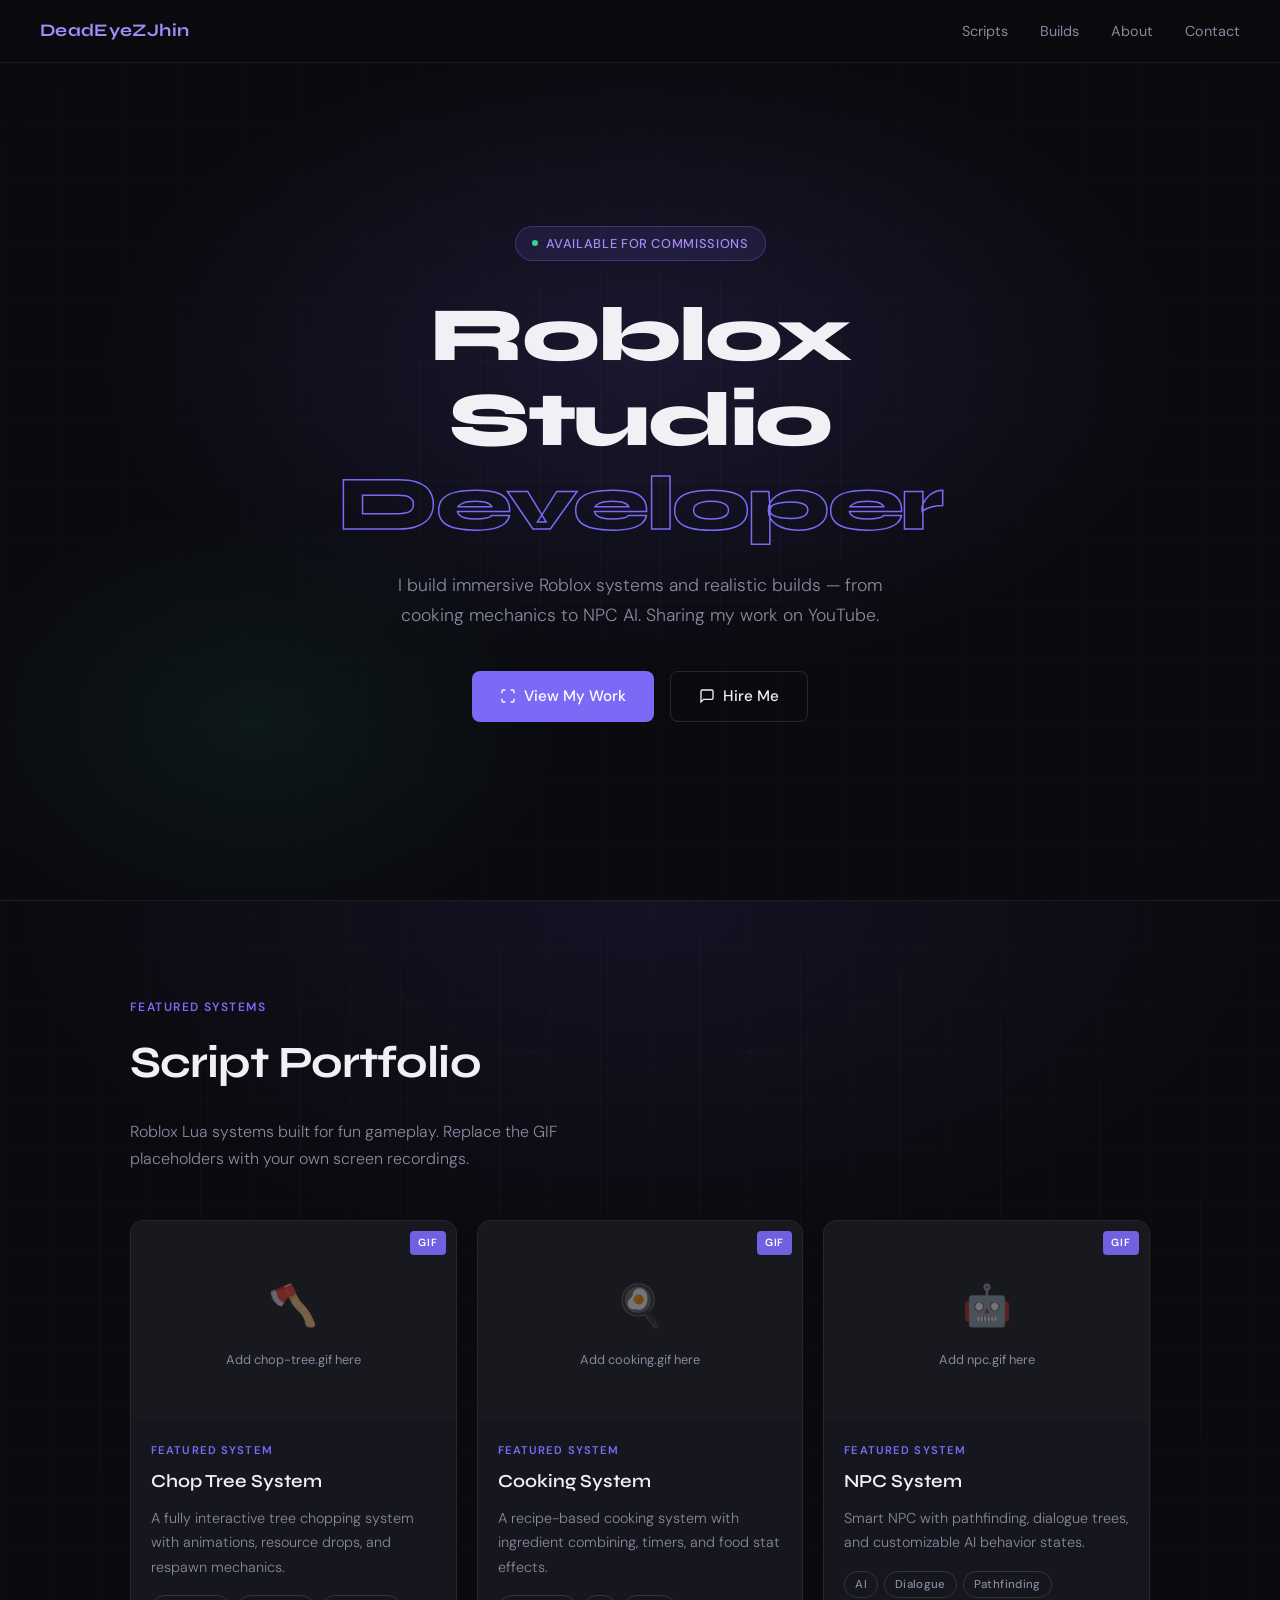
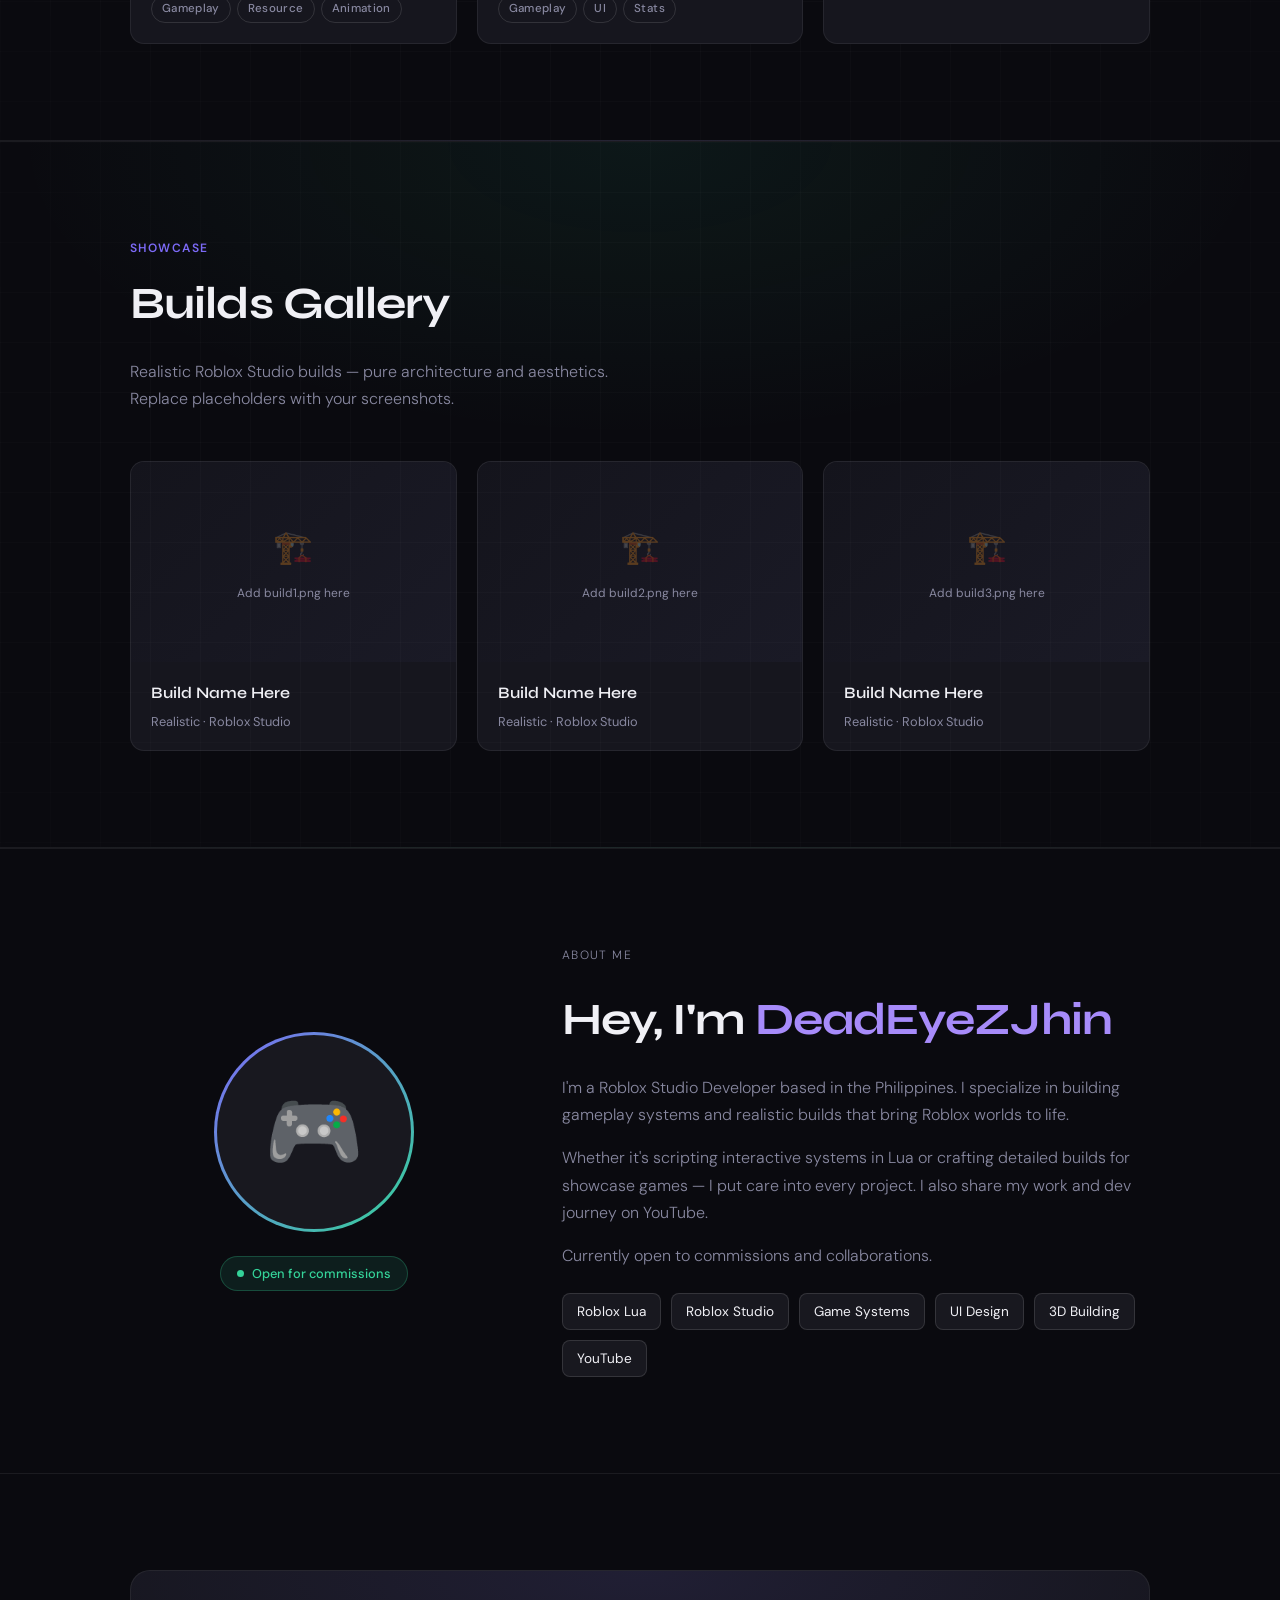
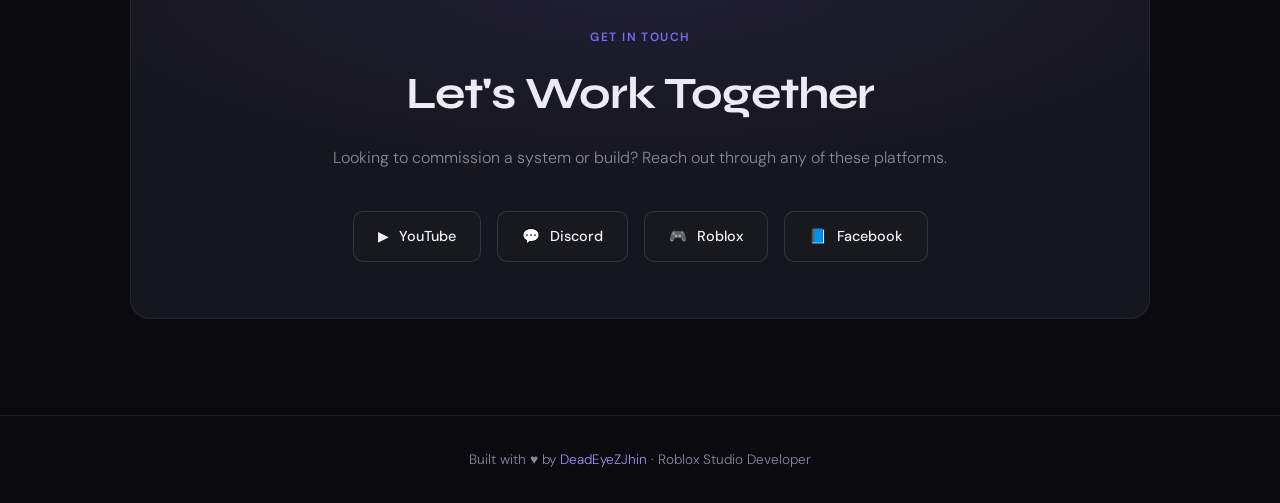
<file: index (1).html>
<!DOCTYPE html>
<html lang="en">
<head>
<meta charset="UTF-8">
<meta name="viewport" content="width=device-width, initial-scale=1.0">
<title>DeadEyeZJhin — Roblox Developer</title>
<link href="https://fonts.googleapis.com/css2?family=Syne:wght@400;600;700;800&family=DM+Sans:ital,wght@0,300;0,400;0,500;1,300&display=swap" rel="stylesheet">
<style>
  :root {
    --bg: #0a0a0f;
    --bg2: #111118;
    --bg3: #18181f;
    --card: #16161e;
    --border: rgba(255,255,255,0.07);
    --border2: rgba(255,255,255,0.12);
    --text: #f0f0f5;
    --muted: #8888a0;
    --accent: #7c6af7;
    --accent2: #a78bfa;
    --accent-glow: rgba(124,106,247,0.15);
    --green: #34d399;
  }

  * { margin: 0; padding: 0; box-sizing: border-box; }

  body {
    background: var(--bg);
    color: var(--text);
    font-family: 'DM Sans', sans-serif;
    font-size: 16px;
    line-height: 1.7;
    overflow-x: hidden;
  }

  ::-webkit-scrollbar { width: 6px; }
  ::-webkit-scrollbar-track { background: var(--bg); }
  ::-webkit-scrollbar-thumb { background: var(--accent); border-radius: 3px; }

  /* NAV */
  nav {
    position: fixed; top: 0; left: 0; right: 0;
    z-index: 100;
    display: flex; align-items: center; justify-content: space-between;
    padding: 1rem 2.5rem;
    background: rgba(10,10,15,0.85);
    backdrop-filter: blur(14px);
    border-bottom: 1px solid var(--border);
  }

  .nav-logo {
    font-family: 'Syne', sans-serif;
    font-size: 1.1rem;
    font-weight: 700;
    color: var(--accent2);
    text-decoration: none;
    letter-spacing: 0.02em;
  }

  .nav-links { display: flex; gap: 2rem; list-style: none; }
  .nav-links a {
    color: var(--muted);
    text-decoration: none;
    font-size: 0.9rem;
    font-weight: 400;
    transition: color 0.2s;
  }
  .nav-links a:hover { color: var(--text); }

  /* HERO — centered */
  .hero {
    min-height: 100vh;
    display: flex;
    align-items: center;
    justify-content: center;
    padding: 8rem 2.5rem 5rem;
    position: relative;
    overflow: hidden;
    text-align: center;
  }

  .hero-bg {
    position: absolute; inset: 0;
    background:
      radial-gradient(ellipse 60% 50% at 50% 40%, rgba(124,106,247,0.14) 0%, transparent 70%),
      radial-gradient(ellipse 40% 40% at 20% 80%, rgba(52,211,153,0.07) 0%, transparent 60%);
    pointer-events: none;
  }

  .hero-grid {
    position: absolute; inset: 0;
    background-image:
      linear-gradient(rgba(255,255,255,0.025) 1px, transparent 1px),
      linear-gradient(90deg, rgba(255,255,255,0.025) 1px, transparent 1px);
    background-size: 60px 60px;
    pointer-events: none;
    mask-image: radial-gradient(ellipse 80% 80% at 50% 50%, black, transparent);
  }

  .hero-content {
    position: relative;
    max-width: 750px;
    display: flex;
    flex-direction: column;
    align-items: center;
  }

  .hero-badge {
    display: inline-flex; align-items: center; gap: 8px;
    background: rgba(124,106,247,0.12);
    border: 1px solid rgba(124,106,247,0.3);
    border-radius: 100px;
    padding: 6px 16px;
    font-size: 0.8rem;
    color: var(--accent2);
    margin-bottom: 2rem;
    font-weight: 500;
    letter-spacing: 0.05em;
    text-transform: uppercase;
  }

  .hero-badge span {
    width: 6px; height: 6px;
    background: var(--green);
    border-radius: 50%;
    animation: pulse 2s infinite;
  }

  @keyframes pulse {
    0%, 100% { opacity: 1; transform: scale(1); }
    50% { opacity: 0.5; transform: scale(0.8); }
  }

  h1 {
    font-family: 'Syne', sans-serif;
    font-size: clamp(2.8rem, 6vw, 5rem);
    font-weight: 800;
    line-height: 1.1;
    letter-spacing: -0.03em;
    margin-bottom: 1.5rem;
  }

  h1 em {
    font-style: normal;
    color: transparent;
    -webkit-text-stroke: 1.5px var(--accent);
  }

  .hero-desc {
    font-size: 1.1rem;
    color: var(--muted);
    max-width: 520px;
    margin-bottom: 2.5rem;
    font-weight: 300;
  }

  .hero-cta {
    display: flex; gap: 1rem; flex-wrap: wrap; justify-content: center;
  }

  .btn-primary {
    display: inline-flex; align-items: center; gap: 8px;
    background: var(--accent);
    color: #fff;
    padding: 0.75rem 1.75rem;
    border-radius: 8px;
    font-size: 0.95rem;
    font-weight: 500;
    text-decoration: none;
    transition: all 0.2s;
    font-family: 'DM Sans', sans-serif;
  }
  .btn-primary:hover { background: #6b58e8; transform: translateY(-1px); }

  .btn-secondary {
    display: inline-flex; align-items: center; gap: 8px;
    background: transparent;
    color: var(--text);
    padding: 0.75rem 1.75rem;
    border-radius: 8px;
    font-size: 0.95rem;
    font-weight: 500;
    text-decoration: none;
    border: 1px solid var(--border2);
    transition: all 0.2s;
    font-family: 'DM Sans', sans-serif;
  }
  .btn-secondary:hover { background: var(--bg3); border-color: var(--accent); }

  /* SECTIONS */
  section {
    padding: 6rem 2.5rem;
    max-width: 1100px;
    margin: 0 auto;
  }

  /* Section wrapper with background */
  .section-bg-wrap {
    background:
      radial-gradient(ellipse 70% 60% at 50% 0%, rgba(124,106,247,0.09) 0%, transparent 70%);
    border-top: 1px solid var(--border);
    border-bottom: 1px solid var(--border);
    position: relative;
  }

  .section-bg-wrap::before {
    content: '';
    position: absolute; inset: 0;
    background-image:
      linear-gradient(rgba(255,255,255,0.018) 1px, transparent 1px),
      linear-gradient(90deg, rgba(255,255,255,0.018) 1px, transparent 1px);
    background-size: 50px 50px;
    pointer-events: none;
    mask-image: radial-gradient(ellipse 100% 100% at 50% 50%, black 40%, transparent 100%);
  }

  .section-tag {
    font-size: 0.75rem;
    font-weight: 600;
    text-transform: uppercase;
    letter-spacing: 0.12em;
    color: var(--accent);
    margin-bottom: 0.5rem;
  }

  h2 {
    font-family: 'Syne', sans-serif;
    font-size: clamp(1.8rem, 3.5vw, 2.8rem);
    font-weight: 700;
    letter-spacing: -0.02em;
    margin-bottom: 1rem;
  }

  .section-desc {
    color: var(--muted);
    font-size: 1rem;
    max-width: 500px;
    margin-bottom: 3rem;
    font-weight: 300;
  }

  /* PROJECTS GRID */
  .projects-grid {
    display: grid;
    grid-template-columns: repeat(auto-fill, minmax(300px, 1fr));
    gap: 1.25rem;
  }

  .project-card {
    background: var(--card);
    border: 1px solid var(--border);
    border-radius: 14px;
    overflow: hidden;
    transition: all 0.3s;
    position: relative;
  }

  .project-card:hover {
    border-color: rgba(124,106,247,0.35);
    transform: translateY(-3px);
    box-shadow: 0 20px 40px rgba(0,0,0,0.4), 0 0 0 1px rgba(124,106,247,0.1);
  }

  .card-thumb {
    width: 100%; height: 200px;
    background: var(--bg3);
    display: flex; align-items: center; justify-content: center;
    position: relative;
    overflow: hidden;
  }

  .card-thumb img { width: 100%; height: 100%; object-fit: cover; }

  .card-thumb-placeholder {
    width: 100%; height: 100%;
    display: flex; align-items: center; justify-content: center;
    flex-direction: column;
    gap: 10px;
    color: var(--muted);
    font-size: 0.8rem;
    text-align: center;
  }

  .thumb-icon { font-size: 2.5rem; opacity: 0.4; }

  .gif-badge {
    position: absolute; top: 10px; right: 10px;
    background: rgba(124,106,247,0.9);
    color: #fff;
    font-size: 0.65rem;
    font-weight: 600;
    letter-spacing: 0.08em;
    text-transform: uppercase;
    padding: 3px 8px;
    border-radius: 4px;
  }

  .card-body { padding: 1.25rem; }

  .card-type {
    font-size: 0.7rem;
    font-weight: 600;
    text-transform: uppercase;
    letter-spacing: 0.1em;
    color: var(--accent);
    margin-bottom: 0.4rem;
  }

  .card-title {
    font-family: 'Syne', sans-serif;
    font-size: 1.15rem;
    font-weight: 600;
    margin-bottom: 0.5rem;
    color: var(--text);
  }

  .card-desc { font-size: 0.9rem; color: var(--muted); margin-bottom: 1rem; font-weight: 300; }

  .card-tags { display: flex; flex-wrap: wrap; gap: 6px; }

  .tag {
    font-size: 0.72rem;
    font-weight: 500;
    padding: 3px 10px;
    border-radius: 100px;
    border: 1px solid var(--border2);
    color: var(--muted);
    letter-spacing: 0.03em;
  }

  /* BUILDS GRID */
  .builds-grid {
    display: grid;
    grid-template-columns: repeat(3, 1fr);
    gap: 1.25rem;
  }

  .build-card {
    background: var(--card);
    border: 1px solid var(--border);
    border-radius: 14px;
    overflow: hidden;
    transition: all 0.3s;
  }

  .build-card:hover {
    border-color: rgba(52,211,153,0.35);
    transform: translateY(-3px);
    box-shadow: 0 20px 40px rgba(0,0,0,0.4);
  }

  .build-img-placeholder {
    width: 100%; height: 200px;
    background: linear-gradient(135deg, #14141c 0%, #1a1a26 100%);
    display: flex; align-items: center; justify-content: center;
    flex-direction: column;
    gap: 8px;
    color: var(--muted);
    font-size: 0.75rem;
  }

  .build-body { padding: 1.1rem 1.25rem; }

  .build-title {
    font-family: 'Syne', sans-serif;
    font-size: 1rem;
    font-weight: 600;
    color: var(--text);
    margin-bottom: 0.3rem;
  }

  .build-meta { font-size: 0.8rem; color: var(--muted); }

  /* ABOUT */
  .about-grid {
    display: grid;
    grid-template-columns: 1fr 1.6fr;
    gap: 4rem;
    align-items: center;
  }

  .about-avatar-wrap {
    display: flex; flex-direction: column; align-items: center; gap: 1.5rem;
  }

  .avatar-ring {
    width: 200px; height: 200px;
    border-radius: 50%;
    padding: 3px;
    background: linear-gradient(135deg, var(--accent), var(--green));
  }

  .avatar-inner {
    width: 100%; height: 100%;
    border-radius: 50%;
    background: var(--bg3);
    display: flex; align-items: center; justify-content: center;
    font-size: 5rem;
    overflow: hidden;
  }

  .avatar-inner img { width: 100%; height: 100%; object-fit: cover; }

  .status-chip {
    display: inline-flex; align-items: center; gap: 8px;
    background: rgba(52,211,153,0.1);
    border: 1px solid rgba(52,211,153,0.25);
    border-radius: 100px;
    padding: 6px 16px;
    font-size: 0.8rem;
    color: var(--green);
    font-weight: 500;
  }

  .status-dot {
    width: 7px; height: 7px;
    background: var(--green);
    border-radius: 50%;
    animation: pulse 2s infinite;
  }

  .about-text p { color: var(--muted); margin-bottom: 1rem; font-weight: 300; }

  .skills-list { display: flex; flex-wrap: wrap; gap: 10px; margin-top: 1.5rem; }

  .skill-pill {
    background: var(--bg3);
    border: 1px solid var(--border2);
    padding: 6px 14px;
    border-radius: 8px;
    font-size: 0.85rem;
    color: var(--text);
  }

  /* CONTACT */
  .contact-wrap {
    background: var(--card);
    border: 1px solid var(--border);
    border-radius: 20px;
    padding: 3.5rem;
    text-align: center;
    position: relative;
    overflow: hidden;
  }

  .contact-wrap::before {
    content: '';
    position: absolute; inset: 0;
    background: radial-gradient(ellipse 60% 60% at 50% 0%, rgba(124,106,247,0.1), transparent);
    pointer-events: none;
  }

  .contact-wrap h2 { margin-bottom: 0.75rem; }
  .contact-desc { color: var(--muted); margin-bottom: 2.5rem; font-weight: 300; }

  .socials { display: flex; gap: 1rem; flex-wrap: wrap; justify-content: center; }

  .social-btn {
    display: inline-flex; align-items: center; gap: 10px;
    background: var(--bg3);
    color: var(--text);
    border: 1px solid var(--border2);
    padding: 0.75rem 1.5rem;
    border-radius: 10px;
    font-size: 0.9rem;
    font-weight: 500;
    text-decoration: none;
    transition: all 0.2s;
    font-family: 'DM Sans', sans-serif;
  }
  .social-btn:hover { border-color: var(--accent); background: var(--accent-glow); color: var(--accent2); }

  .divider { border: none; border-top: 1px solid var(--border); margin: 0; }

  /* ANIMATIONS */
  .fade-in {
    opacity: 0;
    transform: translateY(24px);
    animation: fadeUp 0.7s ease forwards;
  }
  @keyframes fadeUp { to { opacity: 1; transform: translateY(0); } }
  .fade-in:nth-child(1) { animation-delay: 0.1s; }
  .fade-in:nth-child(2) { animation-delay: 0.25s; }
  .fade-in:nth-child(3) { animation-delay: 0.4s; }
  .fade-in:nth-child(4) { animation-delay: 0.55s; }

  footer {
    border-top: 1px solid var(--border);
    padding: 2rem 2.5rem;
    text-align: center;
    color: var(--muted);
    font-size: 0.85rem;
    font-weight: 300;
  }
  footer a { color: var(--accent2); text-decoration: none; }

  @media (max-width: 768px) {
    nav { padding: 1rem 1.5rem; }
    .nav-links { display: none; }
    .hero { padding: 7rem 1.5rem 4rem; }
    section { padding: 4rem 1.5rem; }
    .about-grid { grid-template-columns: 1fr; }
    .builds-grid { grid-template-columns: 1fr; }
    .contact-wrap { padding: 2rem 1.5rem; }
  }
</style>
</head>
<body>

<!-- NAV -->
<nav>
  <a href="#" class="nav-logo">DeadEyeZJhin</a>
  <ul class="nav-links">
    <li><a href="#scripts">Scripts</a></li>
    <li><a href="#builds">Builds</a></li>
    <li><a href="#about">About</a></li>
    <li><a href="#contact">Contact</a></li>
  </ul>
</nav>

<!-- HERO — centered -->
<div class="hero">
  <div class="hero-bg"></div>
  <div class="hero-grid"></div>
  <div class="hero-content">
    <div class="fade-in">
      <div class="hero-badge">
        <span></span>
        Available for commissions
      </div>
    </div>
    <div class="fade-in">
      <h1>Roblox Studio<br><em>Developer</em></h1>
    </div>
    <div class="fade-in">
      <p class="hero-desc">
        I build immersive Roblox systems and realistic builds — from cooking mechanics to NPC AI. Sharing my work on YouTube.
      </p>
    </div>
    <div class="fade-in">
      <div class="hero-cta">
        <a href="#scripts" class="btn-primary">
          <svg width="16" height="16" fill="none" stroke="currentColor" stroke-width="2" viewBox="0 0 24 24"><path d="M8 3H5a2 2 0 00-2 2v3m18 0V5a2 2 0 00-2-2h-3m0 18h3a2 2 0 002-2v-3M3 16v3a2 2 0 002 2h3"/></svg>
          View My Work
        </a>
        <a href="#contact" class="btn-secondary">
          <svg width="16" height="16" fill="none" stroke="currentColor" stroke-width="2" viewBox="0 0 24 24"><path d="M21 15a2 2 0 01-2 2H7l-4 4V5a2 2 0 012-2h14a2 2 0 012 2z"/></svg>
          Hire Me
        </a>
      </div>
    </div>
  </div>
</div>

<!-- SCRIPTS SECTION with background -->
<div class="section-bg-wrap">
  <section id="scripts">
    <p class="section-tag">Featured Systems</p>
    <h2>Script Portfolio</h2>
    <p class="section-desc">Roblox Lua systems built for fun gameplay. Replace the GIF placeholders with your own screen recordings.</p>

    <div class="projects-grid">

      <!-- CHOP TREE -->
      <div class="project-card">
        <div class="card-thumb">
          <!-- TO ADD YOUR GIF: delete the div below and replace with: <img src="chop-tree.gif" alt="Chop Tree System"> -->
          <div class="card-thumb-placeholder">
            <div class="thumb-icon">🪓</div>
            <span>Add chop-tree.gif here</span>
          </div>
          <span class="gif-badge">GIF</span>
        </div>
        <div class="card-body">
          <div class="card-type">Featured System</div>
          <div class="card-title">Chop Tree System</div>
          <div class="card-desc">A fully interactive tree chopping system with animations, resource drops, and respawn mechanics.</div>
          <div class="card-tags">
            <span class="tag">Gameplay</span>
            <span class="tag">Resource</span>
            <span class="tag">Animation</span>
          </div>
        </div>
      </div>

      <!-- COOKING -->
      <div class="project-card">
        <div class="card-thumb">
          <!-- TO ADD YOUR GIF: delete the div below and replace with: <img src="cooking.gif" alt="Cooking System"> -->
          <div class="card-thumb-placeholder">
            <div class="thumb-icon">🍳</div>
            <span>Add cooking.gif here</span>
          </div>
          <span class="gif-badge">GIF</span>
        </div>
        <div class="card-body">
          <div class="card-type">Featured System</div>
          <div class="card-title">Cooking System</div>
          <div class="card-desc">A recipe-based cooking system with ingredient combining, timers, and food stat effects.</div>
          <div class="card-tags">
            <span class="tag">Gameplay</span>
            <span class="tag">UI</span>
            <span class="tag">Stats</span>
          </div>
        </div>
      </div>

      <!-- NPC -->
      <div class="project-card">
        <div class="card-thumb">
          <!-- TO ADD YOUR GIF: delete the div below and replace with: <img src="npc.gif" alt="NPC System"> -->
          <div class="card-thumb-placeholder">
            <div class="thumb-icon">🤖</div>
            <span>Add npc.gif here</span>
          </div>
          <span class="gif-badge">GIF</span>
        </div>
        <div class="card-body">
          <div class="card-type">Featured System</div>
          <div class="card-title">NPC System</div>
          <div class="card-desc">Smart NPC with pathfinding, dialogue trees, and customizable AI behavior states.</div>
          <div class="card-tags">
            <span class="tag">AI</span>
            <span class="tag">Dialogue</span>
            <span class="tag">Pathfinding</span>
          </div>
        </div>
      </div>

    </div>
  </section>
</div>

<!-- BUILDS SECTION with background -->
<div class="section-bg-wrap" style="background: radial-gradient(ellipse 70% 60% at 50% 0%, rgba(52,211,153,0.07) 0%, transparent 70%);">
  <section id="builds">
    <p class="section-tag">Showcase</p>
    <h2>Builds Gallery</h2>
    <p class="section-desc">Realistic Roblox Studio builds — pure architecture and aesthetics. Replace placeholders with your screenshots.</p>

    <div class="builds-grid">

      <div class="build-card">
        <!-- TO ADD IMAGE: delete div below, replace with: <img src="build1.png" style="width:100%;height:200px;object-fit:cover;" alt="Build 1"> -->
        <div class="build-img-placeholder">
          <span style="font-size:2rem;opacity:0.3">🏗️</span>
          <span>Add build1.png here</span>
        </div>
        <div class="build-body">
          <div class="build-title">Build Name Here</div>
          <div class="build-meta">Realistic · Roblox Studio</div>
        </div>
      </div>

      <div class="build-card">
        <!-- TO ADD IMAGE: delete div below, replace with: <img src="build2.png" style="width:100%;height:200px;object-fit:cover;" alt="Build 2"> -->
        <div class="build-img-placeholder">
          <span style="font-size:2rem;opacity:0.3">🏗️</span>
          <span>Add build2.png here</span>
        </div>
        <div class="build-body">
          <div class="build-title">Build Name Here</div>
          <div class="build-meta">Realistic · Roblox Studio</div>
        </div>
      </div>

      <div class="build-card">
        <!-- TO ADD IMAGE: delete div below, replace with: <img src="build3.png" style="width:100%;height:200px;object-fit:cover;" alt="Build 3"> -->
        <div class="build-img-placeholder">
          <span style="font-size:2rem;opacity:0.3">🏗️</span>
          <span>Add build3.png here</span>
        </div>
        <div class="build-body">
          <div class="build-title">Build Name Here</div>
          <div class="build-meta">Realistic · Roblox Studio</div>
        </div>
      </div>

    </div>
  </section>
</div>

<hr class="divider">

<!-- ABOUT -->
<section id="about">
  <div class="about-grid">
    <div class="about-avatar-wrap">
      <div class="avatar-ring">
        <div class="avatar-inner">
          <!-- TO ADD AVATAR: replace emoji with: <img src="avatar.png" alt="DeadEyeZJhin"> -->
          🎮
        </div>
      </div>
      <div class="status-chip">
        <span class="status-dot"></span>
        Open for commissions
      </div>
    </div>
    <div class="about-text">
      <p class="section-tag">About Me</p>
      <h2>Hey, I'm <span style="color:var(--accent2)">DeadEyeZJhin</span></h2>
      <p>
        I'm a Roblox Studio Developer based in the Philippines. I specialize in building gameplay systems and realistic builds that bring Roblox worlds to life.
      </p>
      <p>
        Whether it's scripting interactive systems in Lua or crafting detailed builds for showcase games — I put care into every project. I also share my work and dev journey on YouTube.
      </p>
      <p>Currently open to commissions and collaborations.</p>
      <div class="skills-list">
        <span class="skill-pill">Roblox Lua</span>
        <span class="skill-pill">Roblox Studio</span>
        <span class="skill-pill">Game Systems</span>
        <span class="skill-pill">UI Design</span>
        <span class="skill-pill">3D Building</span>
        <span class="skill-pill">YouTube</span>
      </div>
    </div>
  </div>
</section>

<hr class="divider">

<!-- CONTACT -->
<section id="contact">
  <div class="contact-wrap">
    <p class="section-tag" style="text-align:center">Get In Touch</p>
    <h2>Let's Work Together</h2>
    <p class="contact-desc">Looking to commission a system or build? Reach out through any of these platforms.</p>
    <div class="socials">
      <a href="https://www.youtube.com/@DeadEyeZJhinBRUH" target="_blank" class="social-btn">
        <span>▶</span> YouTube
      </a>
      <a href="https://discord.gg/yjwMz3FTtS" target="_blank" class="social-btn">
        <span>💬</span> Discord
      </a>
      <a href="https://www.roblox.com/users/686562757/profile" target="_blank" class="social-btn">
        <span>🎮</span> Roblox
      </a>
      <a href="https://www.facebook.com/DeadEyeZJhinBRUH" target="_blank" class="social-btn">
        <span>📘</span> Facebook
      </a>
    </div>
  </div>
</section>

<!-- FOOTER -->
<footer>
  Built with ♥ by <a href="https://www.youtube.com/@DeadEyeZJhinBRUH">DeadEyeZJhin</a> · Roblox Studio Developer
</footer>

</body>
</html>
</file>
